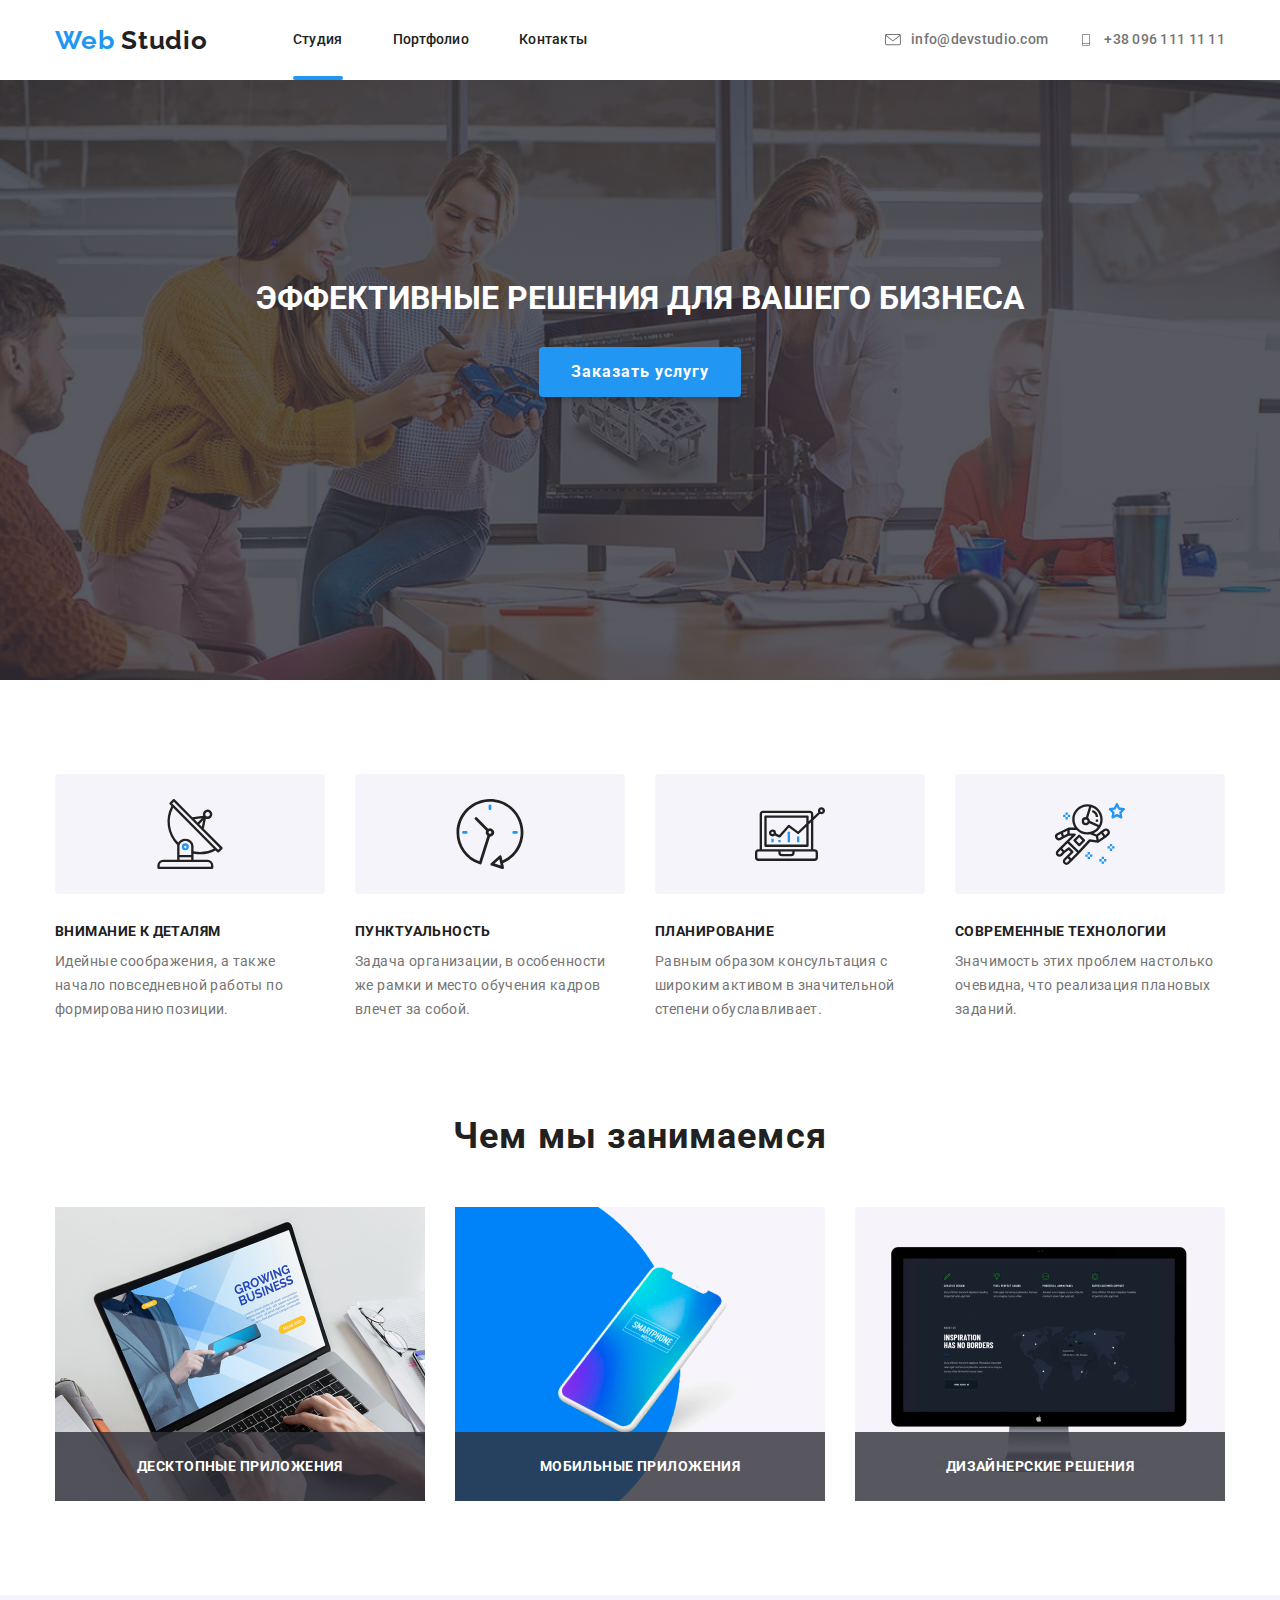
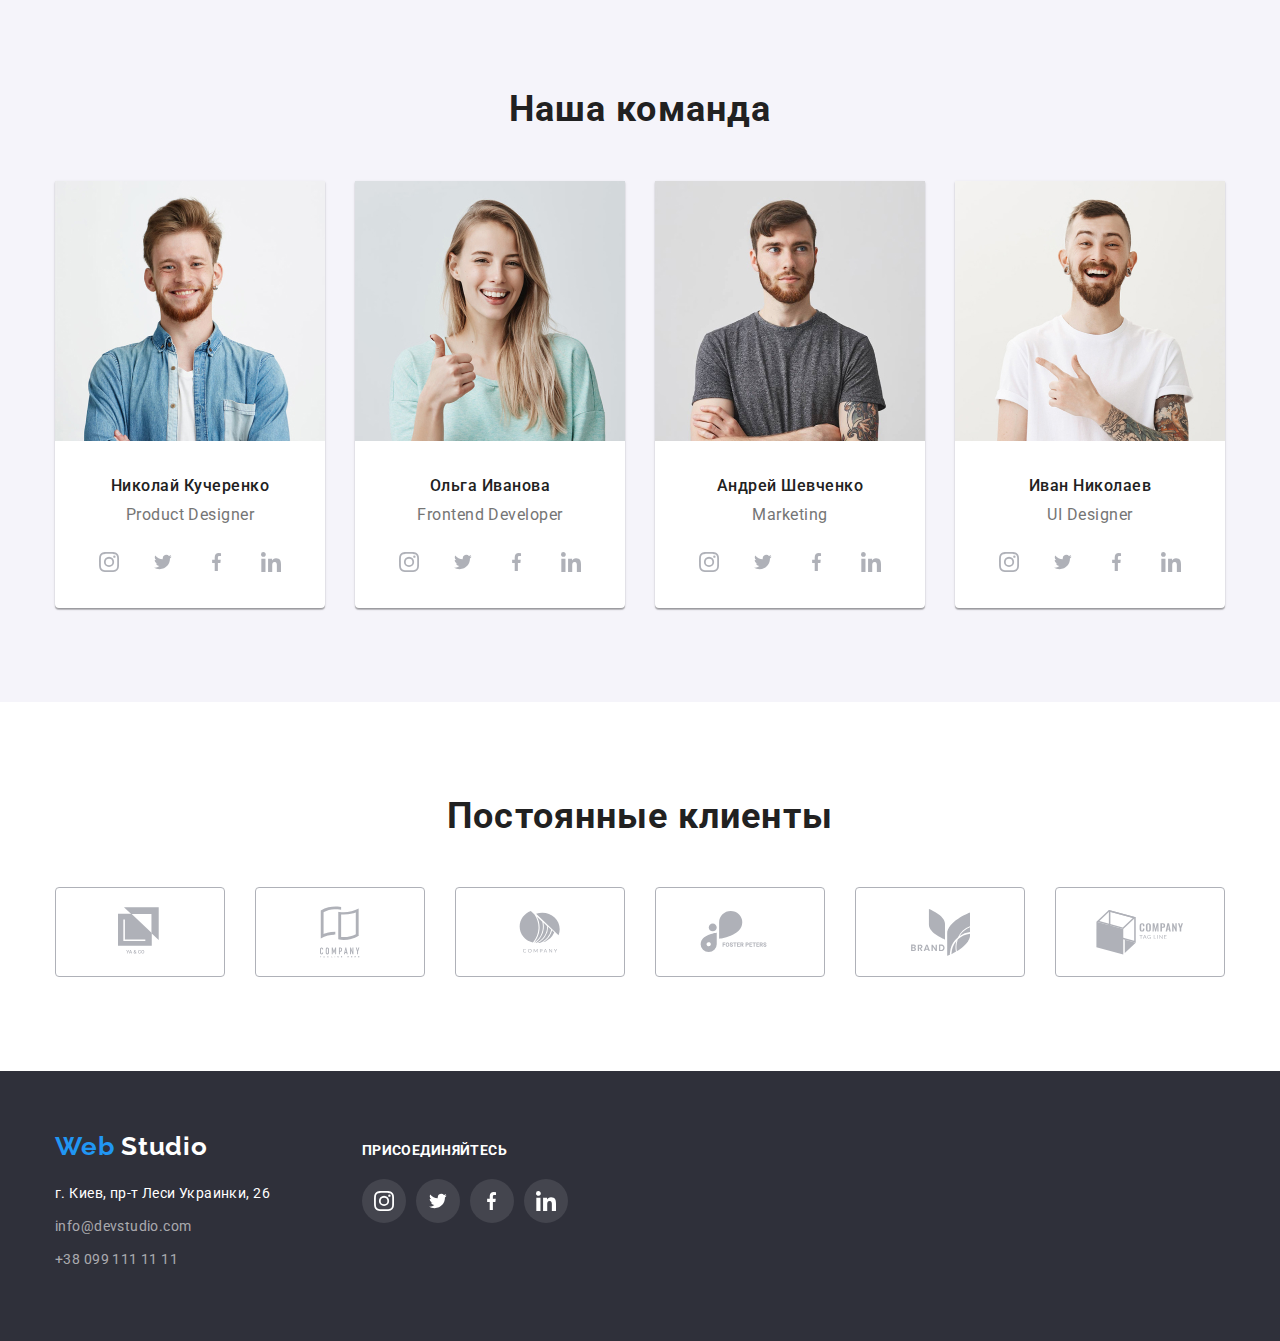
<file: index.html>
<!DOCTYPE html>
<html lang="ru">
  <head>
    <meta charset="UTF-8" />
    <meta name="viewport" content="width=device-width, initial-scale=1.0" />
    <title>WebStudio</title>
    <link
      href="https://fonts.googleapis.com/css2?family=Raleway:wght@700&family=Roboto:wght@400;500;700;900&display=swap"
      rel="stylesheet"
    />
    <link rel="stylesheet" href="./css/normalize.css" />
    <link rel="stylesheet" href="./css/styles.css" />
  </head>
  <body>
    <header class="header">
      <div class="container">
        <nav class="navigation">
          <a class="logo link" href="" lang="en"><span class="logo-web-part">Web </span>Studio</a>
          <ul class="site-nav list">
            <li class="nav-item"><a class="link current" href="">Студия</a></li>
            <li class="nav-item">
              <a class="link" href="./portfolio.html">Портфолио</a>
            </li>
            <li class="nav-item"><a class="link" href="">Контакты</a></li>
          </ul>
        </nav>
        <ul class="contacts-list list">
          <li class="contact-item">
            <a class="link" href="mailto:info@devstudio.com">
              <svg class="link-icon">
                <use href="./images/sprite.svg#icon-email-sign"></use>
              </svg>
              <span>info@devstudio.com</span>
            </a>
          </li>
          <li class="contact-item">
            <a class="link" href="tel:+380961111111">
              <svg class="link-icon">
                <use href="./images/sprite.svg#icon-phone-sign"></use>
              </svg>
              <span>+38 096 111 11 11</span></a
            >
          </li>
        </ul>
      </div>
    </header>
    <main>
      <!--Hero -->
      <section class="hero">
        <h1 class="hero-title">Эффективные решения для вашего бизнеса</h1>
        <button class="button" type="button">Заказать услугу</button>
      </section>

      <!--О нас-->
      <section class="about-us section">
        <div class="container">
          <h2 class="section-title">О нас</h2>
          <ul class="about-us list">
            <li class="about-us-item icon-details">
              <h3 class="headline">Внимание к деталям</h3>
              <p class="description">
                Идейные соображения, а также начало повседневной работы по формированию позиции.
              </p>
            </li>
            <li class="about-us-item icon-punctuality">
              <h3 class="headline">Пунктуальность</h3>
              <p class="description">
                Задача организации, в особенности же рамки и место обучения кадров влечет за собой.
              </p>
            </li>
            <li class="about-us-item icon-planning">
              <h3 class="headline">Планирование</h3>
              <p class="description">
                Равным образом консультация с широким активом в значительной степени обуславливает.
              </p>
            </li>
            <li class="about-us-item icon-up-to-date">
              <h3 class="headline">Современные технологии</h3>
              <p class="description">
                Значимость этих проблем настолько очевидна, что реализация плановых заданий.
              </p>
            </li>
          </ul>
        </div>
      </section>
      <!--Чем занимаемся-->
      <section class="activity section">
        <div class="container">
          <h2 class="section-title">Чем мы занимаемся</h2>
          <ul class="activity list">
            <li class="activity-item">
              <div class="activity-description">
                <img
                  class="image"
                  src="./images/activity/desktop-apps.jpg"
                  alt="Экран с десктопным приложением"
                  width="370"
                  height="294"
                />

                <p class="description">Десктопные приложения</p>
              </div>
            </li>
            <li class="activity-item">
              <div class="activity-description">
                <img
                  class="image"
                  src="./images/activity/mobile-apps.jpg"
                  alt="Приложение на мобильном телефоне"
                  width="370"
                  height="294"
                />

                <p class="description">Мобильные приложения</p>
              </div>
            </li>
            <li class="activity-item">
              <div class="activity-description">
                <img
                  class="image"
                  src="./images/activity/design.jpg"
                  alt="Изображение макеты страницв на экране"
                  width="370"
                  height="294"
                />

                <p class="description">Дизайнерские решения</p>
              </div>
            </li>
          </ul>
        </div>
      </section>
      <!--Команда-->
      <section class="team section">
        <div class="container">
          <h2 class="section-title">Наша команда</h2>
          <ul class="team list">
            <li class="team-member">
              <div class="info">
                <img
                  class="photo"
                  src="./images/team/nikolay-kyrchenko.jpg"
                  alt="фото Николая Курченко"
                  width="270"
                  height="260"
                />
                <h3 class="name">Николай Кучеренко</h3>
                <p class="position" lang="en">Product Designer</p>
                <ul class="social-nw list">
                  <li class="item">
                    <a class="social-nw-link" href="" aria-label="Страница в Инстаграм">
                      <svg class="nw-icon" width="20" height="20">
                        <use href="./images/sprite.svg#icon-instagram-icon"></use>
                      </svg>
                    </a>
                  </li>
                  <li class="item">
                    <a class="social-nw-link" href="" aria-label="Страница в Твиттер">
                      <svg class="nw-icon" width="20" height="16">
                        <use href="./images/sprite.svg#icon-twitter-icon"></use>
                      </svg>
                    </a>
                  </li>
                  <li class="item">
                    <a class="social-nw-link" href="" aria-label="Страница в Фейсбук">
                      <svg class="nw-icon" width="10" height="20">
                        <use href="./images/sprite.svg#icon-facebook-icon"></use>
                      </svg>
                    </a>
                  </li>
                  <li class="item">
                    <a class="social-nw-link" href="" aria-label="Страница в ЛинкедИн">
                      <svg class="nw-icon" width="20" height="20">
                        <use href="./images/sprite.svg#icon-linkedin-icon"></use>
                      </svg>
                    </a>
                  </li>
                </ul>
              </div>
            </li>
            <li class="team-member">
              <div class="info">
                <img
                  class="photo"
                  src="./images/team/olha-ivanova.jpg"
                  alt="фото Ольги Ивановой"
                  width="270"
                  height="260"
                />
                <h3 class="name">Ольга Иванова</h3>
                <p class="position" lang="en">Frontend Developer</p>
                <ul class="social-nw list">
                  <li class="item">
                    <a class="social-nw-link" href="" aria-label="Страница в Инстаграм">
                      <svg class="nw-icon" width="20" height="20">
                        <use href="./images/sprite.svg#icon-instagram-icon"></use>
                      </svg>
                    </a>
                  </li>
                  <li class="item">
                    <a class="social-nw-link" href="" aria-label="Страница в Твиттер">
                      <svg class="nw-icon" width="20" height="16">
                        <use href="./images/sprite.svg#icon-twitter-icon"></use>
                      </svg>
                    </a>
                  </li>
                  <li class="item">
                    <a class="social-nw-link" href="" aria-label="Страница в Фейсбук">
                      <svg class="nw-icon" width="10" height="20">
                        <use href="./images/sprite.svg#icon-facebook-icon"></use>
                      </svg>
                    </a>
                  </li>
                  <li class="item">
                    <a class="social-nw-link" href="" aria-label="Страница в ЛинкедИн">
                      <svg class="nw-icon" width="20" height="20">
                        <use href="./images/sprite.svg#icon-linkedin-icon"></use>
                      </svg>
                    </a>
                  </li>
                </ul>
              </div>
            </li>
            <li class="team-member">
              <div class="info">
                <img
                  class="photo"
                  src="./images/team/andrey-shevchenko.jpg"
                  alt="фото Андрея Шевченко"
                  width="270"
                  height="260"
                />
                <h3 class="name">Андрей Шевченко</h3>
                <p class="position" lang="en">Marketing</p>
                <ul class="social-nw list">
                  <li class="item">
                    <a class="social-nw-link" href="" aria-label="Страница в Инстаграм">
                      <svg class="nw-icon" width="20" height="20">
                        <use href="./images/sprite.svg#icon-instagram-icon"></use>
                      </svg>
                    </a>
                  </li>
                  <li class="item">
                    <a class="social-nw-link" href="" aria-label="Страница в Твиттер">
                      <svg class="nw-icon" width="20" height="16">
                        <use href="./images/sprite.svg#icon-twitter-icon"></use>
                      </svg>
                    </a>
                  </li>
                  <li class="item">
                    <a class="social-nw-link" href="" aria-label="Страница в Фейсбук">
                      <svg class="nw-icon" width="10" height="20">
                        <use href="./images/sprite.svg#icon-facebook-icon"></use>
                      </svg>
                    </a>
                  </li>
                  <li class="item">
                    <a class="social-nw-link" href="" aria-label="Страница в ЛинкедИн">
                      <svg class="nw-icon" width="20" height="20">
                        <use href="./images/sprite.svg#icon-linkedin-icon"></use>
                      </svg>
                    </a>
                  </li>
                </ul>
              </div>
            </li>
            <li class="team-member">
              <div class="info">
                <img
                  class="photo"
                  src="./images/team/ivan-nickolaey.jpg"
                  alt="фото Ивана Николаева"
                  width="270"
                  height="260"
                />
                <h3 class="name">Иван Николаев</h3>
                <p class="position" lang="en">UI Designer</p>
                <ul class="social-nw list">
                  <li class="item">
                    <a class="social-nw-link" href="" aria-label="Страница в Инстаграм">
                      <svg class="nw-icon" width="20" height="20">
                        <use href="./images/sprite.svg#icon-instagram-icon"></use>
                      </svg>
                    </a>
                  </li>
                  <li class="item">
                    <a class="social-nw-link" href="" aria-label="Страница в Твиттер">
                      <svg class="nw-icon" width="20" height="16">
                        <use href="./images/sprite.svg#icon-twitter-icon"></use>
                      </svg>
                    </a>
                  </li>
                  <li class="item">
                    <a class="social-nw-link" href="" aria-label="Страница в Фейсбук">
                      <svg class="nw-icon" width="10" height="20">
                        <use href="./images/sprite.svg#icon-facebook-icon"></use>
                      </svg>
                    </a>
                  </li>
                  <li class="item">
                    <a class="social-nw-link" href="" aria-label="Страница в ЛинкедИн">
                      <svg class="nw-icon" width="20" height="20">
                        <use href="./images/sprite.svg#icon-linkedin-icon"></use>
                      </svg>
                    </a>
                  </li>
                </ul>
              </div>
            </li>
          </ul>
        </div>
      </section>
      <!--Клиенты-->
      <section class="clients section">
        <div class="container">
          <h2 class="section-title">Постоянные клиенты</h2>
          <ul class="clients list">
            <li class="client-logo">
              <a class="link" href="">
                <svg class="company-icon" width="45" height="50">
                  <use href="./images/sprite.svg#icon-company-logo-1"></use>
                </svg>
              </a>
            </li>
            <li class="client-logo">
              <a class="link" href="">
                <svg class="company-icon" width="40" height="52">
                  <use href="./images/sprite.svg#icon-company-logo-2"></use>
                </svg>
              </a>
            </li>
            <li class="client-logo">
              <a class="link" href="">
                <svg class="company-icon" width="42" height="42">
                  <use href="./images/sprite.svg#icon-company-logo-3"></use>
                </svg>
              </a>
            </li>
            <li class="client-logo">
              <a class="link" href="">
                <svg class="company-icon" width="80" height="42">
                  <use href="./images/sprite.svg#icon-company-logo-4"></use>
                </svg>
              </a>
            </li>
            <li class="client-logo">
              <a class="link" href="">
                <svg class="company-icon" width="59" height="47">
                  <use href="./images/sprite.svg#icon-company-logo-5"></use>
                </svg>
              </a>
            </li>
            <li class="client-logo">
              <a class="link" href="">
                <svg class="company-icon" width="88" height="45">
                  <use href="./images/sprite.svg#icon-company-logo-6"></use>
                </svg>
              </a>
            </li>
          </ul>
        </div>
      </section>
    </main>
    <footer class="footer">
      <div class="container">
        <div class="main-info-container">
          <a class="logo link footer" href="" lang="en"><span class="logo-web-part">Web </span>Studio</a>
          <ul class="footer-contacts-list list">
            <li class="item">
              <address>
                <a class="location link" href="https://goo.gl/maps/ciebktakedEawtVe7" target="_blank"
                  >г. Киев, пр-т Леси Украинки, 26</a
                >
              </address>
            </li>
            <li class="item">
              <a class="footer-contacts link" href="mailto:info@example.com">info@devstudio.com</a>
            </li>
            <li class="item">
              <a class="footer-contacts link" href="tel:+380991111111">+38 099 111 11 11</a>
            </li>
          </ul>
        </div>
        <div class="join-us-container">
          <p class="join-us-text">Присоединяйтесь</p>
          <ul class="join-us list">
            <li class="item">
              <a class="join-us-link" href="" aria-label="Страница в Инстаграм">
                <svg class="nw-icon" width="20" height="20">
                  <use href="./images/sprite.svg#icon-instagram-icon"></use>
                </svg>
              </a>
            </li>
            <li class="item">
              <a class="join-us-link" href="" aria-label="Страница в Твиттер">
                <svg class="nw-icon" width="20" height="16">
                  <use href="./images/sprite.svg#icon-twitter-icon"></use>
                </svg>
              </a>
            </li>
            <li class="item">
              <a class="join-us-link" href="" aria-label="Страница в Фейсбук">
                <svg class="nw-icon" width="10" height="20">
                  <use href="./images/sprite.svg#icon-facebook-icon"></use>
                </svg>
              </a>
            </li>
            <li class="item">
              <a class="join-us-link" href="" aria-label="Страница в ЛинкедИн">
                <svg class="nw-icon" width="20" height="20">
                  <use href="./images/sprite.svg#icon-linkedin-icon"></use>
                </svg>
              </a>
            </li>
          </ul>
        </div>
      </div>
    </footer>
  </body>
</html>
</file>
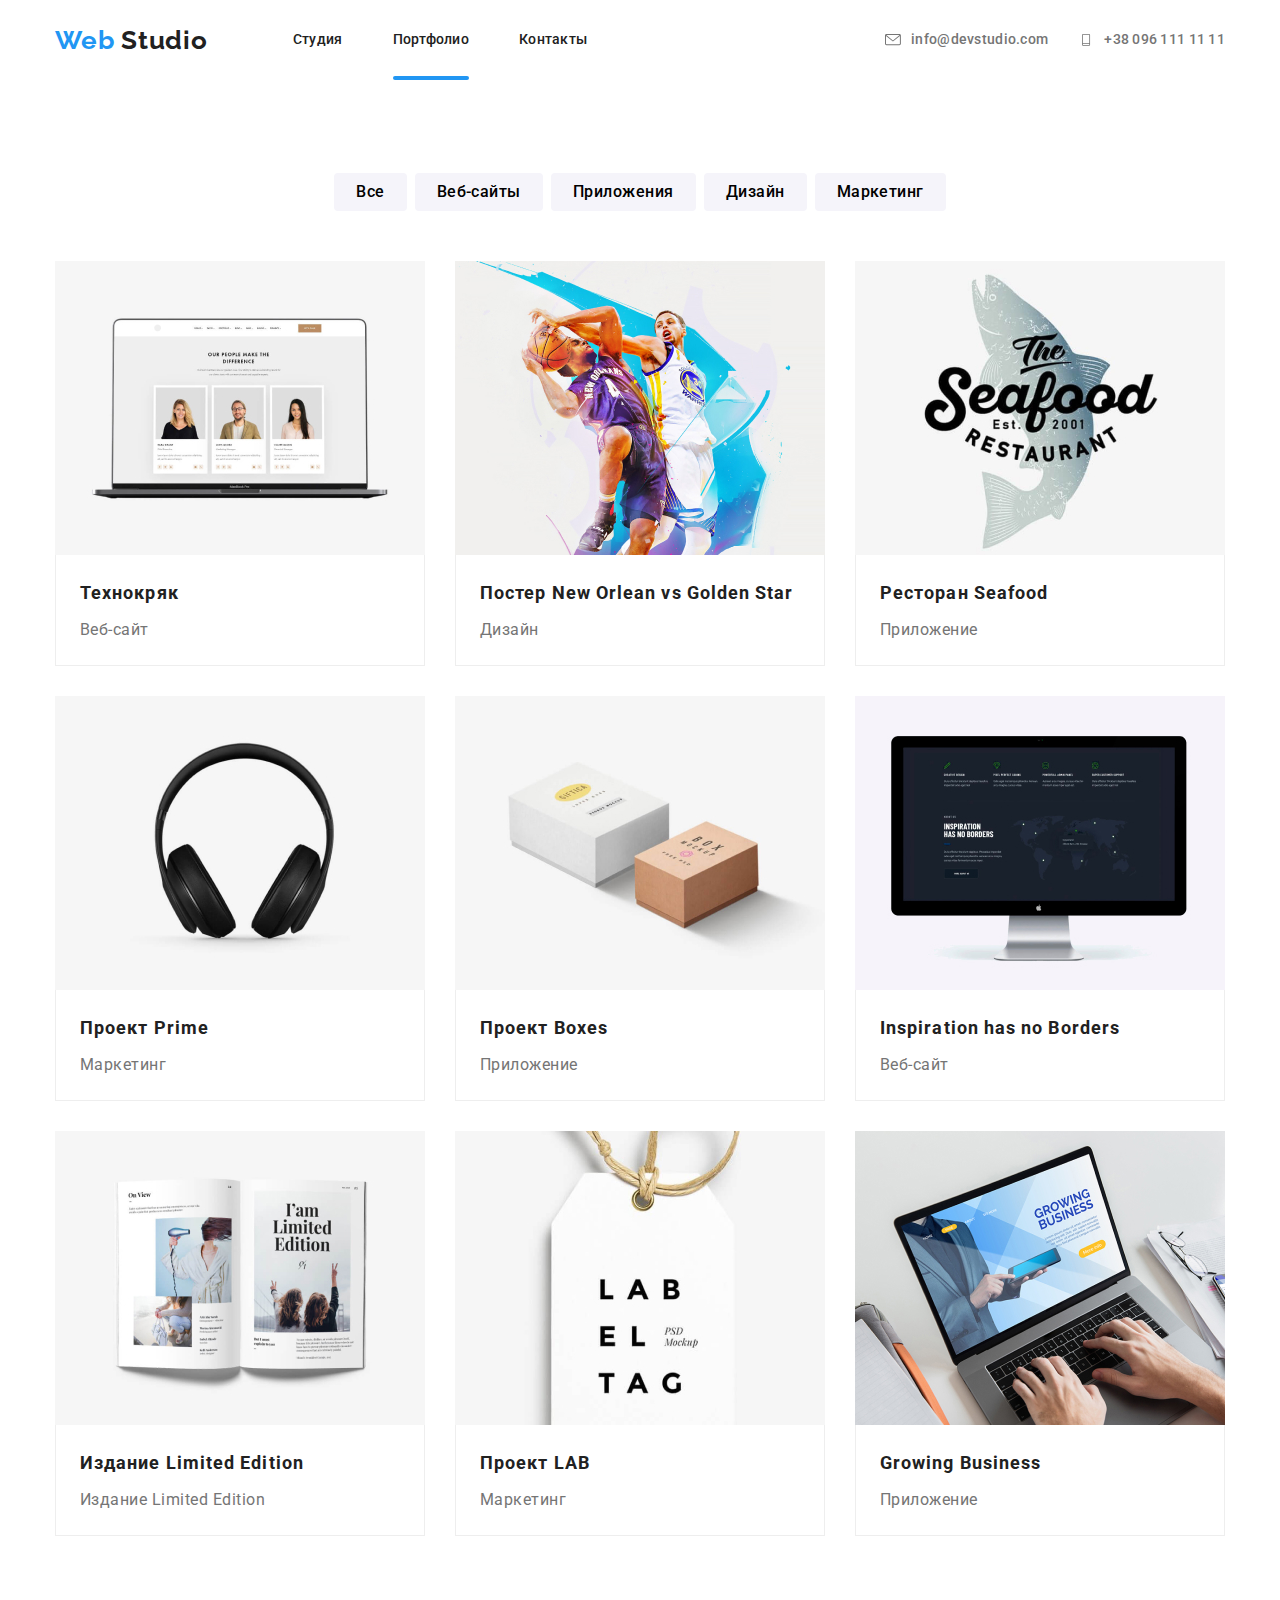
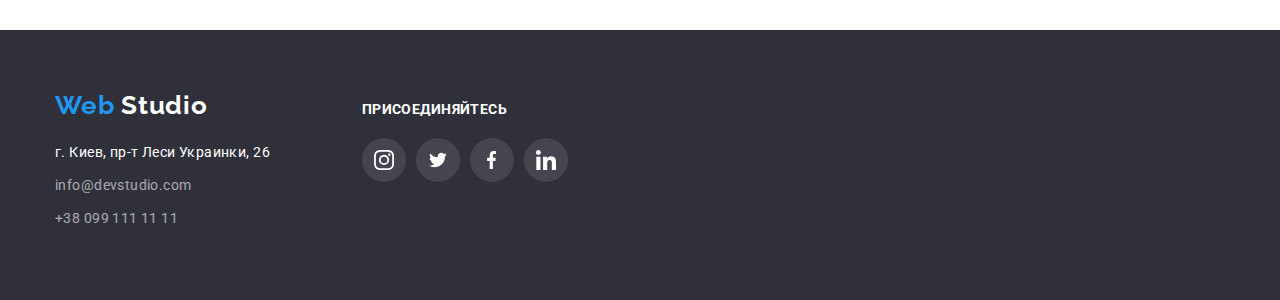
<file: portfolio.html>
<!DOCTYPE html>
<html lang="ru">
  <head>
    <meta charset="UTF-8" />
    <meta name="viewport" content="width=device-width, initial-scale=1.0" />
    <title>WebStudio</title>
    <link
      href="https://fonts.googleapis.com/css2?family=Raleway:wght@700&family=Roboto:wght@400;500;700;900&display=swap"
      rel="stylesheet"
    />
    <link rel="stylesheet" href="./css/normalize.css" />
    <link rel="stylesheet" href="./css/styles.css" />
  </head>

  <body>
    <header class="portfolio header">
      <div class="container">
        <nav class="navigation">
          <a class="logo link" href="./index.html" lang="en"><span class="logo-web-part">Web </span>Studio</a>
          <ul class="site-nav list">
            <li class="nav-item">
              <a class="link" href="./index.html">Студия</a>
            </li>
            <li class="nav-item">
              <a class="link current" href="">Портфолио</a>
            </li>
            <li class="nav-item"><a class="link" href="">Контакты</a></li>
          </ul>
        </nav>
        <ul class="contacts-list list">
          <li class="contact-item">
            <a class="link" href="mailto:info@devstudio.com">
              <svg class="link-icon">
                <use href="./images/sprite.svg#icon-email-sign"></use>
              </svg>
              <span>info@devstudio.com</span>
            </a>
          </li>
          <li class="contact-item">
            <a class="link" href="tel:+380961111111">
              <svg class="link-icon">
                <use href="./images/sprite.svg#icon-phone-sign"></use>
              </svg>
              <span>+38 096 111 11 11</span></a
            >
          </li>
        </ul>
      </div>
    </header>

    <main>
      <div class="container">
        <h1 class="page-name">Портфолио</h1>

        <ul class="filters list">
          <li class="item">
            <button class="filter-button" type="button">Все</button>
          </li>
          <li class="item">
            <button class="filter-button" type="button">Веб-сайты</button>
          </li>
          <li class="item">
            <button class="filter-button" type="button">Приложения</button>
          </li>
          <li class="item">
            <button class="filter-button" type="button">Дизайн</button>
          </li>
          <li class="item">
            <button class="filter-button" type="button">Маркетинг</button>
          </li>
        </ul>
        <ul class="projects list">
          <li class="description">
            <a class="projects-item link" href="">
              <div class="project-card">
                <img
                  class="image"
                  src="./images/portfolio/technokryack.jpg"
                  alt="Ноутбук с открытым сайтом Технокряк"
                />
                <div class="overlay">
                  <p class="text">
                    Технокряк это современная площадка распространения коронавируса. Компании используют эту платформу
                    для цифрового шпионажа и атак на защищённые сервера конкурентов.
                  </p>
                </div>
              </div>
              <div class="project-section">
                <h2 class="project-name">Технокряк</h2>
                <p class="project-type">Веб-сайт</p>
              </div>
            </a>
          </li>
          <li class="description">
            <a class="projects-item link" href="">
              <div class="project-card">
                <img class="image" src="./images/portfolio/new-orlean-vs-golden-star.jpg" alt="Постер" />
                <div class="overlay">
                  <p class="text">
                    Технокряк это современная площадка распространения коронавируса. Компании используют эту платформу
                    для цифрового шпионажа и атак на защищённые сервера конкурентов.
                  </p>
                </div>
              </div>
              <div class="project-section">
                <h2 class="project-name">Постер <span lang="en">New Orlean vs Golden Star</span></h2>
                <p class="project-type">Дизайн</p>
              </div>
            </a>
          </li>
          <li class="description">
            <a class="projects-item link" href="">
              <div class="project-card">
                <img class="image" src="./images/portfolio/sea-food-restaurant.jpg" alt="Эмблема ресторана" />
                <div class="overlay">
                  <p class="text">
                    Технокряк это современная площадка распространения коронавируса. Компании используют эту платформу
                    для цифрового шпионажа и атак на защищённые сервера конкурентов.
                  </p>
                </div>
              </div>
              <div class="project-section">
                <h2 class="project-name">Ресторан <span lang="en">Seafood</span></h2>
                <p class="project-type">Приложение</p>
              </div>
            </a>
          </li>
          <li class="description">
            <a class="projects-item link" href="">
              <div class="project-card">
                <img class="image" src="./images/portfolio/prime-project.jpg" alt="Наушники" />
                <div class="overlay">
                  <p class="text">
                    Технокряк это современная площадка распространения коронавируса. Компании используют эту платформу
                    для цифрового шпионажа и атак на защищённые сервера конкурентов.
                  </p>
                </div>
              </div>
              <div class="project-section">
                <h2 class="project-name">Проект <span lang="en">Prime</span></h2>
                <p class="project-type">Маркетинг</p>
              </div>
            </a>
          </li>
          <li class="description">
            <a class="projects-item link" href="">
              <div class="project-card">
                <img class="image" src="./images/portfolio/boxes-project.jpg" alt="Коробки" />
                <div class="overlay">
                  <p class="text">
                    Технокряк это современная площадка распространения коронавируса. Компании используют эту платформу
                    для цифрового шпионажа и атак на защищённые сервера конкурентов.
                  </p>
                </div>
              </div>
              <div class="project-section">
                <h2 class="project-name">Проект <span lang="en">Boxes</span></h2>
                <p class="project-type">Приложение</p>
              </div>
            </a>
          </li>
          <li class="description">
            <a class="projects-item link" href="">
              <div class="project-card">
                <img
                  class="image"
                  src="./images/portfolio/inspiration-has-no-borders.jpg"
                  alt="Экран компьютера с открытым приложением"
                />
                <div class="overlay">
                  <p class="text">
                    Технокряк это современная площадка распространения коронавируса. Компании используют эту платформу
                    для цифрового шпионажа и атак на защищённые сервера конкурентов.
                  </p>
                </div>
              </div>
              <div class="project-section">
                <h2 class="project-name" lang="en">Inspiration has no Borders</h2>
                <p class="project-type">Веб-сайт</p>
              </div>
            </a>
          </li>
          <li class="description">
            <a class="projects-item link" href="">
              <div class="project-card">
                <img class="image" src="./images/portfolio/limited-edition.jpg" alt="Открытый журнал" />
                <div class="overlay">
                  <p class="text">
                    Технокряк это современная площадка распространения коронавируса. Компании используют эту платформу
                    для цифрового шпионажа и атак на защищённые сервера конкурентов.
                  </p>
                </div>
              </div>
              <div class="project-section">
                <h2 class="project-name">Издание <span lang="en">Limited Edition</span></h2>
                <p class="project-type">Издание Limited Edition</p>
              </div>
            </a>
          </li>
          <li class="description">
            <a class="projects-item link" href="">
              <div class="project-card">
                <img class="image" src="./images/portfolio/lab-project.jpg" alt="Эмблема проекта ЛАБ" />
                <div class="overlay">
                  <p class="text">
                    Технокряк это современная площадка распространения коронавируса. Компании используют эту платформу
                    для цифрового шпионажа и атак на защищённые сервера конкурентов.
                  </p>
                </div>
              </div>
              <div class="project-section">
                <h2 class="project-name">Проект <span lang="en">LAB</span></h2>
                <p class="project-type">Маркетинг</p>
              </div>
            </a>
          </li>
          <li class="description">
            <a class="projects-item link" href="">
              <div class="project-card">
                <img
                  class="image"
                  src="./images/portfolio/groving-business.jpg"
                  alt="Экран ноутбука с главной страницей Growing Business"
                />
                <div class="overlay">
                  <p class="text">
                    Технокряк это современная площадка распространения коронавируса. Компании используют эту платформу
                    для цифрового шпионажа и атак на защищённые сервера конкурентов.
                  </p>
                </div>
              </div>
              <div class="project-section">
                <h2 class="project-name" lang="en">Growing Business</h2>
                <p class="project-type">Приложение</p>
              </div>
            </a>
          </li>
        </ul>
      </div>
    </main>

    <footer class="footer">
      <div class="container">
        <div class="main-info-container">
          <a class="logo link footer" href="" lang="en"><span class="logo-web-part">Web </span>Studio</a>
          <ul class="footer-contacts-list list">
            <li class="item">
              <address>
                <a class="location link" href="https://goo.gl/maps/ciebktakedEawtVe7" target="_blank"
                  >г. Киев, пр-т Леси Украинки, 26</a
                >
              </address>
            </li>
            <li class="item">
              <a class="footer-contacts link" href="mailto:info@example.com">info@devstudio.com</a>
            </li>
            <li class="item">
              <a class="footer-contacts link" href="tel:+380991111111">+38 099 111 11 11</a>
            </li>
          </ul>
        </div>
        <div class="join-us-container">
          <p class="join-us-text">Присоединяйтесь</p>
          <ul class="join-us list">
            <li class="item">
              <a class="join-us-link" href="" aria-label="Страница в Инстаграм">
                <svg class="nw-icon" width="20" height="20">
                  <use href="./images/sprite.svg#icon-instagram-icon"></use>
                </svg>
              </a>
            </li>
            <li class="item">
              <a class="join-us-link" href="" aria-label="Страница в Твиттер">
                <svg class="nw-icon" width="20" height="16">
                  <use href="./images/sprite.svg#icon-twitter-icon"></use>
                </svg>
              </a>
            </li>
            <li class="item">
              <a class="join-us-link" href="" aria-label="Страница в Фейсбук">
                <svg class="nw-icon" width="10" height="20">
                  <use href="./images/sprite.svg#icon-facebook-icon"></use>
                </svg>
              </a>
            </li>
            <li class="item">
              <a class="join-us-link" href="" aria-label="Страница в ЛинкедИн">
                <svg class="nw-icon" width="20" height="20">
                  <use href="./images/sprite.svg#icon-linkedin-icon"></use>
                </svg>
              </a>
            </li>
          </ul>
        </div>
      </div>
    </footer>
  </body>
</html>
</file>
<file: css/styles.css>
html {
  box-sizing: border-box;
}

*,
*::before,
*::after {
  box-sizing: inherit;
  margin: 0;
  padding: 0;
}

:root {
  --primary-text-color: #212121;
  --primary-bg-color: #ffffff;
  --team-section-bg-color: #f5f4fa;
  --hero-headline-text-color: #ffffff;
  --accent-color: #2196f3;
  --description-text-color: #757575;
}

body {
  color: var(--primary-text-color);
  background-color: var(--hero-headline-text-color);
  font-family: Roboto;
}

h1 {
  margin-top: 0;
  margin-bottom: 0;
}

.image {
  display: block;
}

.list {
  list-style: none;
  padding-left: 0;
  padding-right: 0;
  margin-top: 0;
  margin-bottom: 0;
}

.link {
  font-style: normal;
  text-decoration: none;
}
.section-title {
  font-weight: 700;
  font-size: 36px;
  line-height: 1.16;
  letter-spacing: 0.03em;
  color: var(--primary-text-color);
  text-align: center;
  margin-bottom: 50px;
}

.container {
  width: 1200px;
  padding-right: 15px;
  padding-left: 15px;
  margin-right: auto;
  margin-left: auto;
  /* outline: 2px dashed red; */
}

.header .container {
  display: flex;
  align-items: center;
}

.navigation {
  display: flex;
  align-items: center;
}

/* Header */
.logo {
  color: var(--primary-text-color);
  font-family: Raleway;
  font-style: normal;
  font-weight: 700;
  font-size: 26px;
  line-height: 1.19;
  letter-spacing: 0.03em;
  margin-right: 85px;
}

.logo-web-part {
  color: var(--accent-color);
}

/*Site nav*/
.site-nav {
  display: flex;
}

.nav-item:not(:last-child) {
  margin-right: 50px;
}

.site-nav .nav-item .link {
  display: block;
  padding-top: 32px;
  padding-bottom: 32px;
  color: var(--primary-text-color);
  font-weight: 500;
  font-size: 14px;
  line-height: 1.14;
  letter-spacing: 0.02em;
}

.nav-item .link:hover,
.nav-item .link:focus {
  color: var(--accent-color);
}

.nav-item .link.current {
  position: relative;
}

.nav-item .link.current::after {
  position: absolute;
  left: 0;
  bottom: 0;
  content: "";
  display: inline-block;
  height: 4px;
  width: 100%;
  background-color: var(--accent-color);
  border-radius: 2px;
  transform: scaleX(1);
  transition: transform 250ms cubic-bezier(0.4, 0, 0.2, 1);
}

.nav-item .link.current:hover::after,
.nav-item .link.current:focus::after {
  transform: scaleX(0.5);
}

.contacts-list {
  display: flex;
  margin-left: auto;
}

.contact-item:not(:last-child) {
  margin-right: 30px;
}

.contact-item .link {
  display: inline-flex;
  align-items: center;
  padding-top: 32px;
  padding-bottom: 32px;
  color: var(--description-text-color);
  font-weight: 500;
  font-size: 14px;
  line-height: 1.14;
  letter-spacing: 0.02em;
  transition: color 250ms cubic-bezier(0.4, 0, 0.2, 1);
}

.link-cont {
  display: inline;
}

.contact-item .link:hover,
.contact-item .link:focus {
  color: var(--accent-color);
}

.link-icon {
  width: 16px;
  height: 12px;
  display: inline-block;
  cursor: pointer;
  fill: var(--description-text-color);
  margin-right: 10px;
  transition: fill 250ms cubic-bezier(0.4, 0, 0.2, 1);
}

.contact-item .link:hover .link-icon,
.contact-item .link:focus .link-icon {
  fill: #2196f3;
}

/* Hero */

.hero {
  padding-top: 200px;
  padding-bottom: 200px;
  /* outline: 2px solid violet; */
  margin-bottom: 94px;
  background-image: linear-gradient(
      to right,
      rgba(47, 48, 58, 0.8),
      rgba(47, 48, 58, 0.8)
    ),
    url(../images/hero/bg.jpg);
  max-width: 1600px;
  height: 600px;
  background-repeat: no-repeat;
  background-position: center;
  margin-right: auto;
  margin-left: auto;
  background-size: cover;
}

.hero-title {
  color: var(--hero-headline-text-color);
  text-transform: uppercase;
  text-align: center;
  margin-bottom: 30px;
}

.button {
  color: var(--primary-bg-color);
  background-color: var(--accent-color);
  font-weight: 700;
  font-size: 16px;
  line-height: 1.88;
  text-align: center;
  letter-spacing: 0.06em;
  box-shadow: 0px 4px 4px rgba(0, 0, 0, 0.15);
  border-radius: 4px;
  border: transparent;
  padding-top: 10px;
  padding-right: 32px;
  padding-bottom: 10px;
  padding-left: 32px;
}

.hero .button {
  display: block;
  margin-left: auto;
  margin-right: auto;
  margin-top: 0;
  margin-bottom: 0;
}

/* About us */

.about-us {
  /* outline: 2px solid turquoise; */
  margin-bottom: 94px;
}

.about-us.section .section-title {
  display: none;
}
.about-us.list {
  display: flex;
  justify-content: center;
}

.about-us-item {
  width: calc(100% - 90px / 4);
}
.about-us-item:not(:last-child) {
  margin-right: 30px;
}

.about-us-item .headline {
  font-weight: 700;
  font-size: 14px;
  line-height: 1.14;
  letter-spacing: 0.03em;
  text-transform: uppercase;
  margin-bottom: 10px;
}

.about-us-item::before {
  display: block;
  content: "";
  height: 120px;
  background-color: #f5f4fa;
  border-radius: 4px;
  margin-bottom: 30px;
  background-size: 70px 70px;
  background-position: center;
  background-repeat: no-repeat;
}

.about-us-item.icon-details::before {
  background-image: url("../images/about-us/antenna.svg");
}

.about-us-item.icon-punctuality::before {
  background-image: url("../images/about-us/clock.svg");
}

.about-us-item.icon-planning::before {
  background-image: url("../images/about-us/diagram.svg");
}

.about-us-item.icon-up-to-date::before {
  background-image: url("../images/about-us/astronaut.svg");
}

.about-us .description {
  font-weight: 400;
  font-size: 14px;
  line-height: 1.71;
  letter-spacing: 0.03em;
  color: var(--description-text-color);
}

/* Activity */
.activity.section {
  margin-bottom: 94px;
}

.activity.list {
  display: flex;
  justify-content: center;
}

.activity-item:not(:last-child) {
  margin-right: 30px;
}

.activity-description {
  position: relative;
}

.activity .description {
  color: #ffffff;
  position: absolute;
  width: 100%;
  bottom: 0;
  left: 0;
  font-weight: 700;
  font-size: 14px;
  line-height: 1.14;
  letter-spacing: 0.03em;
  text-transform: uppercase;
  text-align: center;
  padding-top: 27px;
  padding-bottom: 27px;
  background-color: rgba(47, 48, 58, 0.8);
}

/* Team */
.team.section {
  background-color: var(--team-section-bg-color);
  margin-bottom: 94px;
  padding-top: 94px;
  padding-bottom: 94px;
}

.team.section .team.list {
  display: flex;
  justify-content: center;
}

.team-member:not(:last-child) {
  margin-right: 30px;
}
.team-member {
  box-shadow: 0px 2px 1px rgba(0, 0, 0, 0.2), 0px 1px 1px rgba(0, 0, 0, 0.14),
    0px 1px 3px rgba(0, 0, 0, 0.12);
  border-radius: 0px 0px 4px 4px;
  background: #ffffff;
}

.team-member .photo {
  margin-bottom: 30px;
}

.team-member .info {
  padding-bottom: 24px;
}

.team .name {
  font-weight: 500;
  font-size: 16px;
  line-height: 1.19;
  letter-spacing: 0.03em;
  color: var(--primary-text-color);
  text-align: center;
  margin-bottom: 10px;
}

.team .position {
  color: var(--description-text-color);
  font-weight: normal;
  font-size: 16px;
  line-height: 1.19;
  letter-spacing: 0.03em;
  text-align: center;
  margin-bottom: 16px;
}

.social-nw.list {
  display: flex;
  justify-content: center;
  width: 206px;
  margin-right: auto;
  margin-left: auto;
  /* outline: 2px dotted green; */
}

.social-nw.list .item {
  align-items: center;
  /* outline: 2px dotted blue; */
}

.social-nw.list .social-nw-link {
  display: flex;
  width: 44px;
  height: 44px;
  border-radius: 50%;
  justify-content: center;
  align-items: center;
  transition: background-color 250ms cubic-bezier(0.4, 0, 0.2, 1);
}

.social-nw.list .social-nw-link:hover,
.social-nw.list .social-nw-link:focus {
  background-color: #2196f3;
}
.social-nw-link .nw-icon {
  display: block;
  cursor: pointer;
  fill: #afb1b8;
  transition: fill 250ms cubic-bezier(0.4, 0, 0.2, 1);
}

.social-nw-link:hover .nw-icon,
.social-nw-link:focus .nw-icon {
  fill: #ffffff;
}

.social-nw.list .item:not(:last-child) {
  margin-right: 10px;
}

/* Clients */
.clients.section {
  margin-bottom: 94px;
}
.clients.list {
  display: flex;
  justify-content: space-around;
}
.client-logo:not(:last-child) {
  margin-right: 30px;
}

.client-logo .company-icon {
  fill: #afb1b8;
  transition: fill 250ms cubic-bezier(0.4, 0, 0.2, 1);
}

.client-logo .link {
  display: flex;
  width: 170px;
  height: 90px;
  border-width: 1px;
  border-color: #afb1b8;
  border-style: solid;
  border-radius: 4px 4px 4px 4px;
  justify-content: center;
  align-items: center;
  transition: border-color 250ms cubic-bezier(0.4, 0, 0.2, 1);
}

.client-logo .link:hover .company-icon,
.client-logo .link:focus .company-icon {
  fill: #2196f3;
}
.client-logo .link:hover {
  border-color: #2196f3;
}

/* Footer */
footer {
  background-color: #2f303a;
}

.main-info-container {
  margin-right: 69px;
}

.footer .container {
  display: flex;
  padding-top: 60px;
  padding-bottom: 60px;
  align-items: baseline;
}
.footer-contacts-list {
  font-weight: 400;
  font-size: 14px;
  line-height: 1.71;
  letter-spacing: 0.03em;
  text-decoration: none;
}
.logo.footer {
  color: var(--primary-bg-color);
}

.logo.link.footer {
  display: inline-block;
  margin-bottom: 20px;
}

.location {
  color: var(--primary-bg-color);
}

.footer-contacts {
  color: rgba(255, 255, 255, 0.6);
}

.footer-contacts-list .item {
  margin-bottom: 9px;
}

.join-us-text {
  font-weight: 700;
  font-size: 14px;
  line-height: 1.14;
  letter-spacing: 0.03em;
  text-transform: uppercase;
  color: #ffffff;
  margin-bottom: 20px;
}
.join-us.list {
  display: flex;
}

.join-us.list .item:not(:last-child) {
  margin-right: 10px;
}

.join-us-link {
  display: flex;
  justify-content: center;
  align-items: center;
  background-color: rgba(255, 255, 255, 0.1);
  border-radius: 50%;
  width: 44px;
  height: 44px;
  transition: background-color 250ms cubic-bezier(0.4, 0, 0.2, 1);
}

.join-us-link:hover,
.join-us-link:focus {
  background-color: #2196f3;
}

.join-us-link .nw-icon {
  fill: #ffffff;
}

/* Portfolio */
.portfolio.header {
  margin-bottom: 93px;
}

.container .page-name {
  display: none;
}
.filter-button {
  font-weight: 500;
  font-size: 16px;
  line-height: 1.63;
  text-align: center;
  letter-spacing: 0.03em;
  background-color: #f5f4fa;
  border-radius: 4px;
  padding-left: 22px;
  padding-right: 22px;
  padding-top: 6px;
  padding-bottom: 6px;
  border: none;
  transition: background-color 250ms cubic-bezier(0.4, 0, 0.2, 1),
    color 250ms cubic-bezier(0.4, 0, 0.2, 1),
    box-shadow 250ms cubic-bezier(0.4, 0, 0.2, 1);
}

.filter-button:hover,
.filter-button:focus {
  background-color: var(--accent-color);
  color: var(--primary-bg-color);
  background: var(--accent-color);
  box-shadow: 0px 2px 2px rgba(0, 0, 0, 0.12), 0px 1px 2px rgba(0, 0, 0, 0.08),
    0px 3px 1px rgba(0, 0, 0, 0.1);
}

.project-name {
  font-weight: bold;
  font-size: 18px;
  line-height: 2;
  letter-spacing: 0.06em;
  color: var(--primary-text-color);
  margin-bottom: 4px;
  padding-left: 24px;
}

.project-type {
  font-family: Roboto;
  font-style: normal;
  font-weight: normal;
  font-size: 16px;
  line-height: 1.88;
  letter-spacing: 0.03em;
  color: var(--description-text-color);
  padding-left: 24px;
  /* margin-bottom: 20px; */
}

.project-description {
  font-weight: normal;
  font-size: 18px;
  line-height: 1.56;
  letter-spacing: 0.03em;
  /*После позиционирования заменю на цвет из макета
  color: #ffffff;*/
  color: var(--primary-text-color);
  padding-left: 24px;
  padding-right: 24px;

  top: 63px;
}
.project-card {
  position: relative;
  overflow: hidden;
}

.project-card .overlay {
  position: absolute;
  width: 100%;
  height: 100%;
  bottom: 0;
  left: 0;
  transform: translatey(100%);
  transition: transform 250ms cubic-bezier(0.4, 0, 0.2, 1);
  background-image: linear-gradient(
    rgba(33, 150, 243, 0.9),
    rgba(33, 150, 243, 0.9)
  );
  padding-top: 63px;
  padding-bottom: 63px;
}

.project-card .text {
  font-weight: normal;
  font-size: 18px;
  line-height: 1.56;
  letter-spacing: 0.03em;
  color: #ffffff;
  padding-left: 24px;
  padding-right: 24px;
  top: 63px;
}

.filters.list {
  display: flex;
  justify-content: center;
  margin-bottom: 50px;
}

.filters .item:not(:last-child) {
  margin-right: 8px;
}

.projects.list {
  display: flex;
  flex-wrap: wrap;
  margin-bottom: 94px;
}

.projects.list .description {
  width: calc((100% - 60px) / 3);
  /* padding-bottom: 20px; */
}

.project-section {
  border: 1px solid #eeeeee;
  border-top: none;
  padding-top: 20px;
  padding-bottom: 20px;
}

.projects.list .description:hover {
  box-shadow: 1px 4px 6px rgba(0, 0, 0, 0.16), 0px 4px 4px rgba(0, 0, 0, 0.06),
    0px 1px 1px rgba(0, 0, 0, 0.12);
}

.projects.list .description:not(:nth-child(3n)) {
  margin-right: 30px;
}

.projects.list .description:not(:nth-last-child(-n + 3)) {
  margin-bottom: 30px;
}

.projects-item.link:hover .project-card .overlay,
.projects-item.link:focus .project-card .overlay {
  transform: translatey(0);
}
</file>
